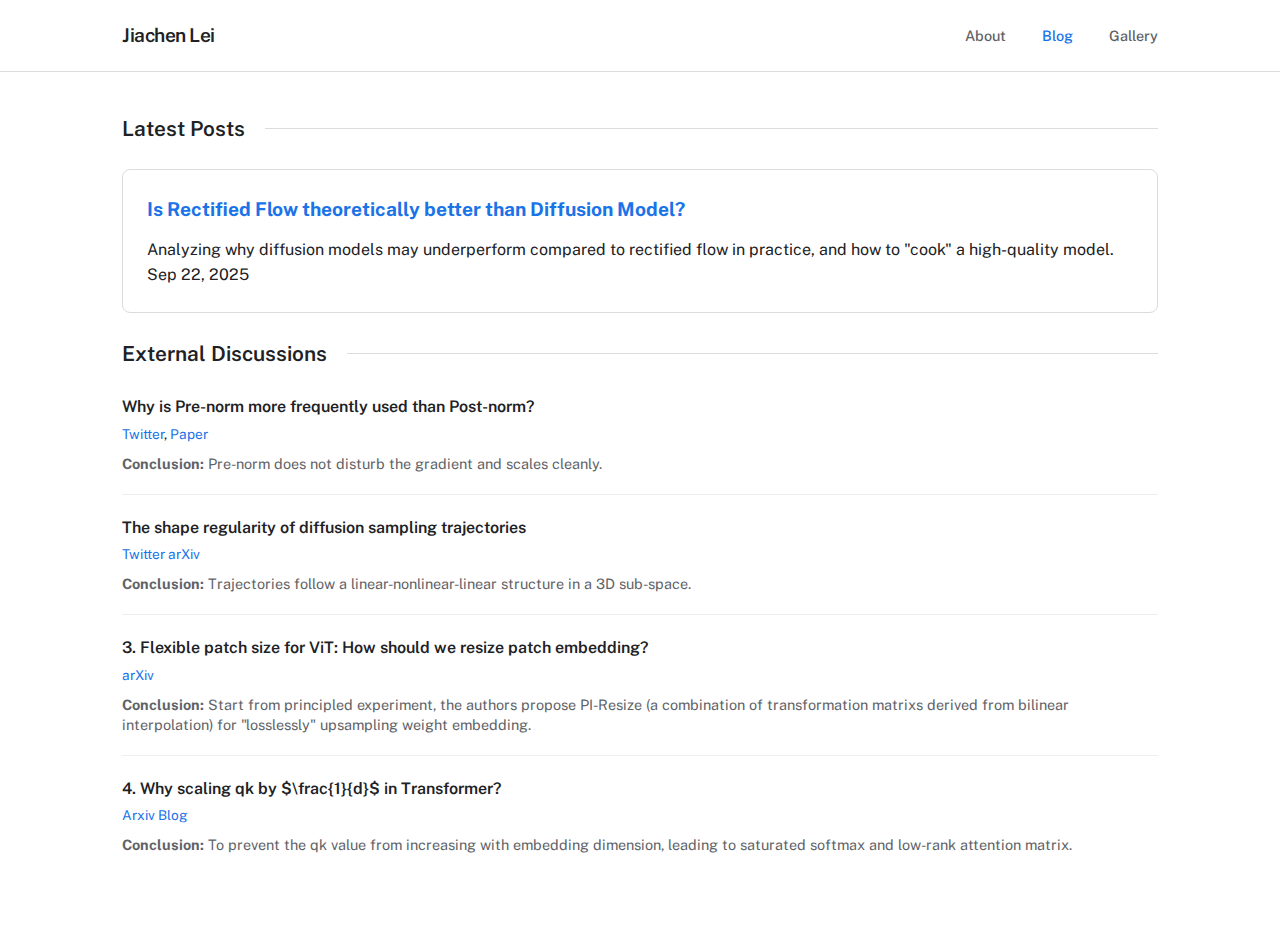
<file: blog.html>
<!DOCTYPE html>
<html lang="en">
<head>
    <meta charset="UTF-8">
    <meta name="viewport" content="width=device-width, initial-scale=1.0">
    <title>Blog - Jiachen Lei</title>
    <link href="https://fonts.googleapis.com/css2?family=Public+Sans:wght@300;400;500;600;700&display=swap" rel="stylesheet">
    <style>
        :root {
            --google-blue: #1a73e8;
            --text-dark: #202124;
            --text-gray: #5f6368;
            --border-light: #dadce0;
            --max-width: 1100px;
        }

        * { margin: 0; padding: 0; box-sizing: border-box; }

        body {
            font-family: 'Public Sans', -apple-system, sans-serif;
            color: var(--text-dark);
            background-color: #ffffff;
            line-height: 1.6;
        }

        a {
            color: var(--google-blue);
            text-decoration: none;
        }

        header { background: #fff; padding: 1.25rem 0; position: sticky; top: 0; z-index: 1000; border-bottom: 1px solid var(--border-light); }

        .container { max-width: var(--max-width); margin: 0 auto; padding: 0 32px; }

        .nav-content { display: flex; justify-content: space-between; align-items: center; }

        .logo { font-size: 1.2rem; font-weight: 600; color: var(--text-dark); text-decoration: none; letter-spacing: -0.5px; }

        nav a { text-decoration: none; color: var(--text-gray); font-size: 0.9rem; margin-left: 2rem; font-weight: 500; }
        nav a:hover, nav a.active { color: var(--google-blue); }

        /* Blog Layout */
        .main-content { display: flex; gap: 48px; padding: 40px 0; }
        .column-main { flex: 1; }
        .column-sidebar { flex: 0 0 240px; }

        h2.section-header {
            font-size: 1.3rem;
            font-weight: 600;
            margin-bottom: 24px;
            display: flex;
            align-items: center;
        }
        h2.section-header::after { content: ""; flex: 1; height: 1px; background: var(--border-light); margin-left: 20px; }

        .blog-post { margin-bottom: 40px; }
        .blog-post h3 { font-size: 1.15rem; margin-bottom: 8px; }
        .blog-post h3 a { color: var(--text-dark); text-decoration: none; font-weight: 600; }
        .blog-post h3 a:hover { color: var(--google-blue); }
        .blog-post p { color: var(--text-gray); font-size: 0.95rem; margin-bottom: 12px; }
        .blog-post .meta { font-size: 0.8rem; color: #9aa0a6; }
        
        /* 原创文章卡片化 (原本 External 的风格) */
.blog-post-card {
    border: 1px solid var(--border-light);
    border-radius: 8px;
    padding: 24px;
    margin-bottom: 24px;
    transition: box-shadow 0.2s ease;
}

.blog-post-card:hover {
    box-shadow: 0 2px 8px rgba(0,0,0,0.05);
    border-color: var(--google-blue);
}

.blog-post-card h3 {
    font-size: 1.2rem;
    margin-bottom: 12px;
}

/* 外部讨论列表化 (原本 Post 的风格) */
.discussion-item {
    padding-bottom: 20px;
    margin-bottom: 20px;
    border-bottom: 1px solid #eee;
}

.discussion-item:last-child {
    border-bottom: none;
}

.topic-title {
    font-weight: 600;
    font-size: 1rem;
    display: block;
    color: var(--text-dark);
}

.discussion-item .links {
    font-size: 0.85rem;
    margin: 4px 0;
}

.discussion-item .conclusion {
    font-size: 0.9rem;
    color: var(--text-gray);
    margin-top: 8px;
    line-height: 1.4;
}

        .external-topic { 
            padding: 20px; 
            border: 1px solid var(--border-light); 
            border-radius: 8px; 
            margin-bottom: 20px;
            transition: border-color 0.2s;
        }
        .external-topic:hover { border-color: var(--google-blue); }

        /* Sidebar Styles */
        .sidebar-section { margin-bottom: 32px; }
        .sidebar-section h4 { font-size: 0.9rem; text-transform: uppercase; letter-spacing: 0.5px; color: var(--text-dark); margin-bottom: 16px; }
        .sidebar-section ul { list-style: none; }
        .sidebar-section li { margin-bottom: 10px; }
        .sidebar-section a { text-decoration: none; color: var(--google-blue); font-size: 0.9rem; }

        footer { border-top: 1px solid var(--border-light); padding: 40px 0; color: var(--text-gray); font-size: 0.85rem; text-align: center; }

        @media (max-width: 768px) {
            .main-content { flex-direction: column; }
            .column-sidebar { order: -1; }
            .nav-content { flex-direction: column; gap: 16px; }
            nav a { margin: 0 10px; }
        }
    </style>
</head>
<body>
    <header>
        <div class="container">
            <div class="nav-content">
                <a href="index.html" class="logo">Jiachen Lei</a>
                <nav>
                    <a href="index.html">About</a>
                    <a href="blog.html" class="active">Blog</a>
                    <a href="gallery.html">Gallery</a>
                </nav>
            </div>
        </div>
    </header>
    
<div class="container">
    <div class="main-content">
        <div class="column-main">
            
            <h2 class="section-header">Latest Posts</h2>
            
            <!-- <article class="blog-post-card">
                <div class="card-content">
                    <h3><a href="#">Revisiting The Hidden Secrets in Diffusion models</a></h3>
                    <p>It's a blog for beginners in generative modeling. The blog introduces the paper DDPM in detail, including the discrete decoder and its connection to VAE.</p>
                    <div class="meta">Published: Oct 15, 2025</div>
                </div>
            </article> -->

            <article class="blog-post-card">
                <div class="card-content">
                    <h3><a href="rfvsdm.html">Is Rectified Flow theoretically better than Diffusion Model?</a></h3>
                    <p>Analyzing why diffusion models may underperform compared to rectified flow in practice, and how to "cook" a high-quality model.</p>
                    <div class="meta">Sep 22, 2025</div>
                </div>
            </article>

            <h2 class="section-header">External Discussions</h2>
            
            <div class="external-list">
                <div class="discussion-item">
                    <span class="topic-title">Why is Pre-norm more frequently used than Post-norm?</span>
                    <div class="links">
                        <a href="https://x.com/prompt_Tunes/status/2000610436266545392">Twitter</a>, 
                        <a href="https://proceedings.mlr.press/v119/xiong20b/xiong20b.pdf">Paper</a>
                    </div>
                    <p class="conclusion"><b>Conclusion:</b> Pre-norm does not disturb the gradient and scales cleanly.</p>
                </div>

                <div class="discussion-item">
                    <span class="topic-title">The shape regularity of diffusion sampling trajectories</span>
                    <div class="links">
                        <a href="https://x.com/cloneofsimo/status/1894086577632284975">Twitter</a>
                        <a href="https://arxiv.org/pdf/2405.11326">arXiv</a>
                    </div>
                    <p class="conclusion"><b>Conclusion:</b> Trajectories follow a linear-nonlinear-linear structure in a 3D sub-space.</p>
                </div>
                
                <div class="discussion-item">
                    <span class="topic-title">3. Flexible patch size for ViT: How should we resize patch embedding?</span>
                    <div class="links">
                        <a href="https://arxiv.org/pdf/2212.08013">arXiv</a>
                    </div>
                    <p class="conclusion"><b>Conclusion:</b>  Start from principled experiment, the authors propose PI-Resize (a combination of transformation matrixs derived from bilinear interpolation) for "losslessly" upsampling weight embedding.</p>
                </div>

                <div class="discussion-item">
                    <span class="topic-title">4. Why scaling qk by $\frac{1}{d}$ in Transformer? </span>
                    <div class="links">
                        <a href="https://x.com/viplismism/status/2003807608571076782">Arxiv</a>
                        <a href="https://spaces.ac.cn/archives/8823">Blog</a>
                    </div>
                    <p class="conclusion"><b>Conclusion:</b> To prevent the qk value from increasing with embedding dimension, leading to saturated softmax and low-rank attention matrix.</p>
                </div>
            </div>
        </div>

        </div>
</div>
    
    <!-- <footer><p>© 2026 Jiachen Lei. Built with simplicity.</p></footer> -->
</body>
</html>
</file>
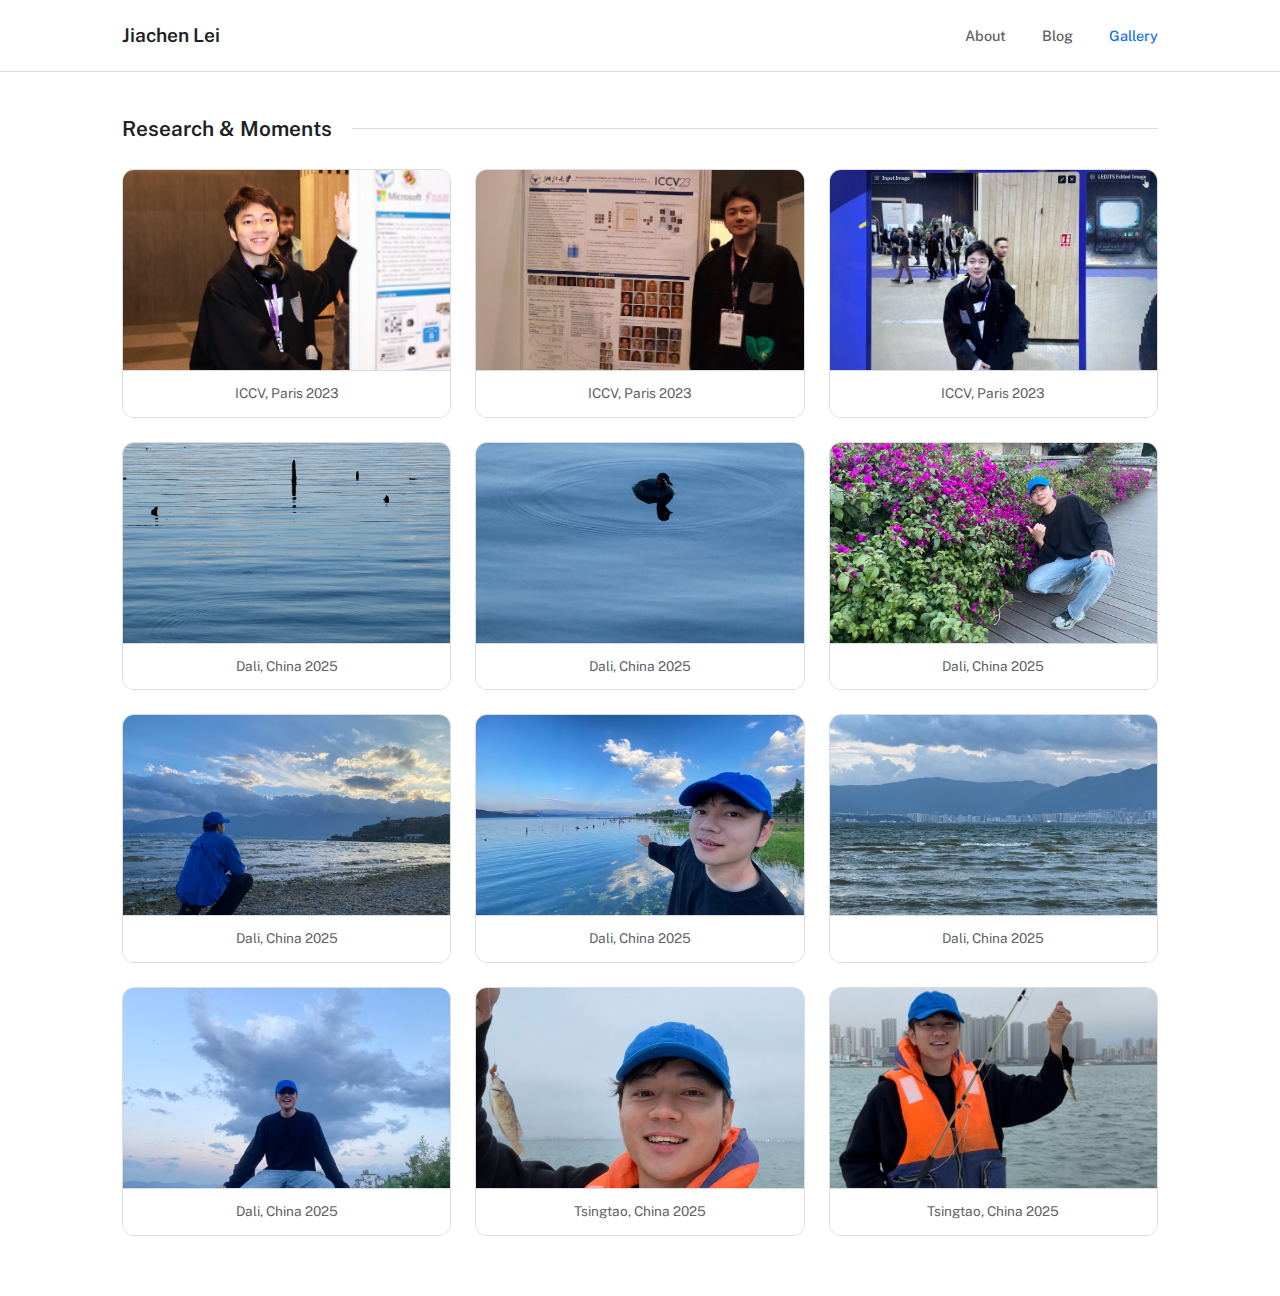
<file: gallery.html>
<!DOCTYPE html>
<html lang="en">
<head>
    <meta charset="UTF-8">
    <meta name="viewport" content="width=device-width, initial-scale=1.0">
    <title>Gallery - Jiachen Lei</title>
    <link href="https://fonts.googleapis.com/css2?family=Public+Sans:wght@300;400;500;600;700&display=swap" rel="stylesheet">
    <style>
        :root {
            --google-blue: #1a73e8;
            --text-dark: #202124;
            --text-gray: #5f6368;
            --border-light: #dadce0;
            --max-width: 1100px;
        }

        * { margin: 0; padding: 0; box-sizing: border-box; }

        body {
            font-family: 'Public Sans', -apple-system, sans-serif;
            color: var(--text-dark);
            background-color: #ffffff;
            line-height: 1.6;
        }

        header { background: #fff; padding: 1.25rem 0; border-bottom: 1px solid var(--border-light); }

        .container { max-width: var(--max-width); margin: 0 auto; padding: 0 32px; }

        .nav-content { display: flex; justify-content: space-between; align-items: center; }

        .logo { font-size: 1.2rem; font-weight: 600; color: var(--text-dark); text-decoration: none; }

        nav a { text-decoration: none; color: var(--text-gray); font-size: 0.9rem; margin-left: 2rem; font-weight: 500; }
        nav a:hover, nav a.active { color: var(--google-blue); }

        .section-header {
            font-size: 1.3rem;
            font-weight: 600;
            margin: 40px 0 24px;
            display: flex;
            align-items: center;
        }
        .section-header::after { content: ""; flex: 1; height: 1px; background: var(--border-light); margin-left: 20px; }

        /* Gallery Grid */
        .gallery-grid {
            display: grid;
            grid-template-columns: repeat(auto-fill, minmax(260px, 1fr));
            gap: 24px;
            margin-bottom: 60px;
        }

        .gallery-item {
            border-radius: 12px;
            overflow: hidden;
            border: 1px solid var(--border-light);
            transition: transform 0.2s ease, box-shadow 0.2s ease;
        }
        .gallery-item:hover {
            transform: translateY(-4px);
            box-shadow: 0 4px 12px rgba(0,0,0,0.08);
        }

        .gallery-item img {
            width: 100%;
            height: 200px;
            object-fit: cover;
            display: block;
            background-color: #f8f9fa;
        }

        .gallery-item figcaption {
            padding: 12px;
            font-size: 0.85rem;
            color: var(--text-gray);
            text-align: center;
            border-top: 1px solid var(--border-light);
            background: #fff;
        }

        footer { border-top: 1px solid var(--border-light); padding: 40px 0; color: var(--text-gray); font-size: 0.85rem; text-align: center; }

        @media (max-width: 768px) {
            .nav-content { flex-direction: column; gap: 16px; }
            .gallery-grid { grid-template-columns: 1fr; }
        }
    </style>
</head>
<body>
    <header>
        <div class="container">
            <div class="nav-content">
                <a href="index.html" class="logo">Jiachen Lei</a>
                <nav>
                    <a href="index.html">About</a>
                    <a href="blog.html">Blog</a>
                    <a href="gallery.html" class="active">Gallery</a>
                </nav>
            </div>
        </div>
    </header>
    
    <div class="container">
        <h2 class="section-header">Research & Moments</h2>
        
        <div class="gallery-grid">
            <figure class="gallery-item">
                <img src="static/ICCV2023.jpg" alt="ICCV 2023" onerror="this.src='https://via.placeholder.com/300x200';">
                <figcaption>ICCV, Paris 2023</figcaption>
            </figure>

            <figure class="gallery-item">
                <img src="static/4F3C99FD-6D05-45AF-B74C-D2BB6E30602B_1_105_c.jpeg" alt="Research" onerror="this.src='https://via.placeholder.com/300x200';">
                <figcaption>ICCV, Paris 2023</figcaption>
            </figure>

            <figure class="gallery-item">
                <img src="static/6c487bf041d90dcf3217fdd31c8fd4b.jpg" alt="Team" onerror="this.src='https://via.placeholder.com/300x200';">
                <figcaption>ICCV, Paris 2023</figcaption>
            </figure>

            <figure class="gallery-item">
                <img src="static/iwEcAqNqcGcDAQTRD8AF0QvQBrBvDnHwXLAYpAlQXEhm1u0AB9MAAAABUJC6OggACaJpbQoAC9IAGVJH.jpg" alt="Team" onerror="this.src='https://via.placeholder.com/300x200';">
                <figcaption>Dali, China 2025</figcaption>
            </figure>
                <figure class="gallery-item">
                <img src="static/iwEcAqNqcGcDAQTRD8AF0QvQBrCWi0AAWRLWEglQXEhnHf8AB9MAAAABUJC6OggACaJpbQoAC9IADzET.jpg" alt="Team" onerror="this.src='https://via.placeholder.com/300x200';">
                <figcaption>Dali, China 2025</figcaption>
            </figure>

            <figure class="gallery-item">
                <img src="static/iwEcAqNqcGcDAQTRD8AF0QvQBrBp-nDvG43hLQlQXEkC0O0AB9MAAAABUJC6OggACaJpbQoAC9IAMnUv.jpg" alt="Team" onerror="this.src='https://via.placeholder.com/300x200';">
                <figcaption>Dali, China 2025</figcaption>
            </figure>

             <figure class="gallery-item">
                <img src="static/iwEcAqNqcGcDAQTRD8AF0QvQBrApAHDxhY0X_QlQXEo8hA4AB9MAAAABUJC6OggACaJpbQoAC9IAIWC1.jpg" alt="Team" onerror="this.src='https://via.placeholder.com/300x200';">
                <figcaption>Dali, China 2025</figcaption>
            </figure>

            <figure class="gallery-item">
                <img src="static/iwEcAqNqcGcDAQTRD8AF0QvQBrCzQ7thghow4AlQXEi-C7AAB9MAAAABUJC6OggACaJpbQoAC9IAHHWK.jpg" alt="Team" onerror="this.src='https://via.placeholder.com/300x200';">
                <figcaption>Dali, China 2025</figcaption>
            </figure>

            <figure class="gallery-item">
                <img src="static/iwEcAqNqcGcDAQTRD8AF0QvQBrCzWCRh8z0Q2glQXEoAh50AB9MAAAABUJC6OggACaJpbQoAC9IAGgpt.jpg" alt="Team" onerror="this.src='https://via.placeholder.com/300x200';">
                <figcaption>Dali, China 2025</figcaption>
            </figure>

            <figure class="gallery-item">
                <img src="static/iwEeAqNqcGcDAQTRD8AF0QvQBrBEKUvNghA8wAlQXEkCjOwAB9MAAAABUJC6OggACaJpbQoAC9IAFEn7.jpg" alt="Team" onerror="this.src='https://via.placeholder.com/300x200';">
                <figcaption>Dali, China 2025</figcaption>
            </figure>

             <figure class="gallery-item">
                <img src="static/iwEcAqNqcGcDAQTRCQwF0QwQBrBUNC8Q962TvAlQXEq3zBwAB9MAAAABUJC6OggACaJpbQoAC9IAB4J9.jpg" alt="Team" onerror="this.src='https://via.placeholder.com/300x200';">
                <figcaption>Tsingtao, China 2025</figcaption>
            </figure>
             <figure class="gallery-item">
                <img src="static/iwEdAqNqcGcDAQTRC9AF0Q_ABrA7eVGduJasYglQXErnnqcAB9MAAAABUJC6OggACaJpbQoAC9IADaEJ.jpg" alt="Team" onerror="this.src='https://via.placeholder.com/300x200';">
                <figcaption>Tsingtao, China 2025</figcaption>
            </figure>

        </div>
    </div>
    
    <!-- <footer><p>© 2026 Jiachen Lei. Built with simplicity.</p></footer> -->
</body>
</html>
</file>
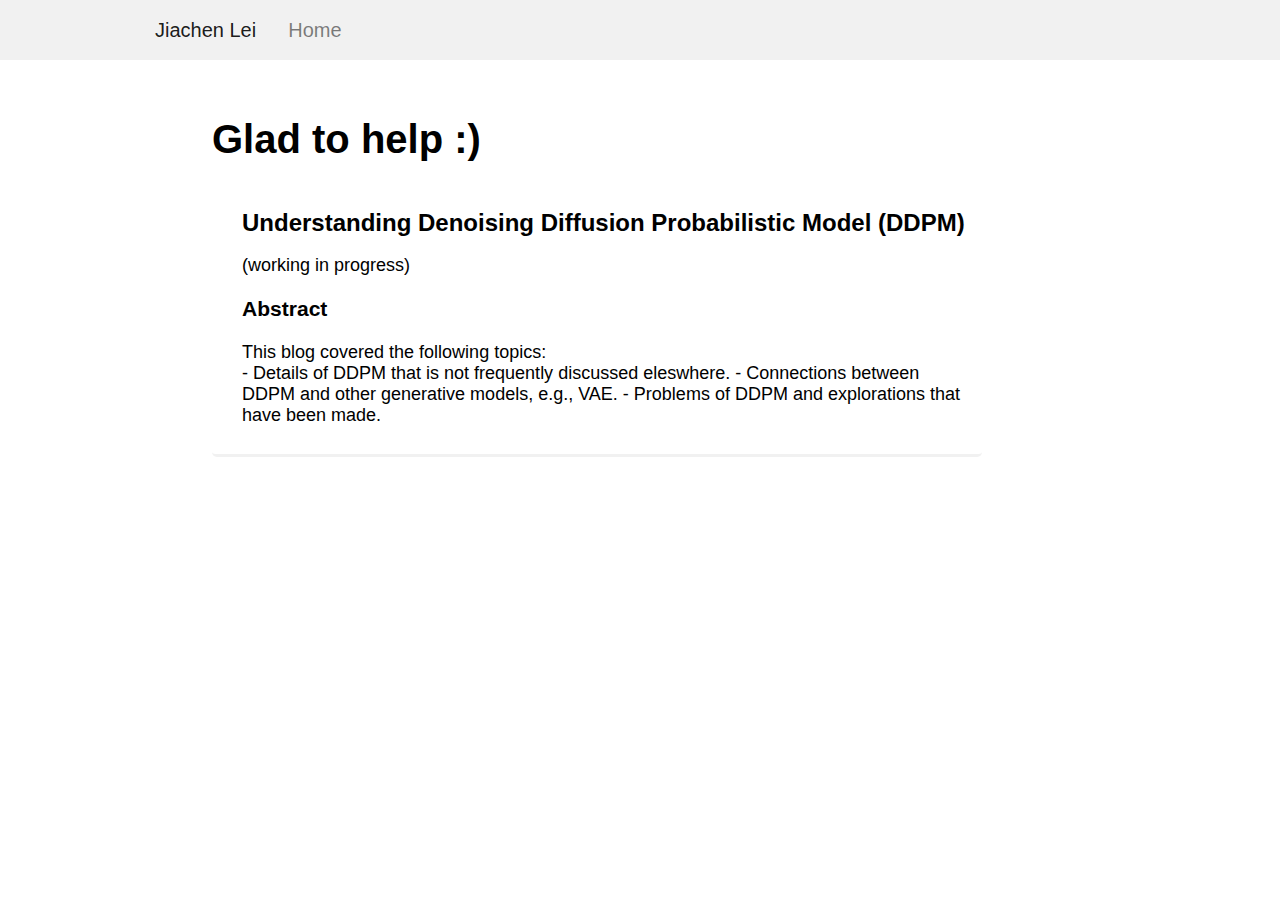
<file: old_blog-nav.html>
<html>
<header>
    <title> Jiachen Lei's Home Page</title>

    <style>
        body {
            padding:0;
            margin:0;
            font-size: 20px;
            font-family: Arial, sans-serif;
        }
        .navigate {
            width: 100%;
            height: 3em;
            background-color: hsla(0,0%,94.1%,.9);
            display: flex;
            justify-content: flex-start;
            align-items: center;
            justify-content: space-between;
        }
        .container {
            width: 100%;
            padding-right: 15px;
            padding-left: 15px;
            margin-right: 140px;
            margin-left: 140px;
            display:flex;
            justify-content: flex-start;
            align-items: center;
        }
        .navbar-brand{
            display: inline-block;
            padding-top: .3125rem;
            padding-bottom: .3125rem;
            margin-right: 1rem;
            font-size: 1.25rem;
            line-height: inherit;
            white-space: nowrap;
        }
        .navbar-nav{
            display: flex!important;
        }
        .nav-link{
            display: block;
            color: rgba(0,0,0,.5);
            padding: .5rem 1rem;
            text-decoration: none;
            background-color: transparent;
        }
    </style>

    
    <style>
        .blog-nav-container{
            top:7%;
            /* position:fixed; */
            width: 100%;
            display: flex;
        }
 
        .blog-nav-lnav{
            position: absolute;
            height:auto;
            left: 0;
            width: 20%;
            margin-left: 5%;
            margin-top: 30px;
        }
        .blog-nav-content{
            padding-left: 20px;
            margin: 30px 20% 0px 15%;
            height: auto;
            width: 60%;
        }
        .blog-nav-list{
            background-color: white;
            padding: 20px 10px 10px 30px;
            margin-bottom: 20px;
            height: auto;
            min-height: 30px;
            width: 95%;
            border-bottom: solid;
 
            border-color: hsla(0,0%,94.1%,.9);
            border-radius: 5px;
        }
        .blog-nav-list:hover{
            cursor: pointer;
        }
        .blog-nav-head > a{ 
            color: black;
            cursor: pointer;
            font-size:24px;
            text-decoration: none;
            font-weight: bold   
        }

        .blog-nav-head{
            clear: left;
            margin: 0 0 12px;
            display: flex;
            display: -webkit-flex;
            align-items: center;
            font: 22px Arial,sans-serif;
            /*font: 22px Georgia,"Times New Roman",Times,sans-serif;*/
        } 
        .blog-nav-abstract{
            font: 18px Arial,sans-serif;
            /*font: 20px Georgia,"Times New Roman",Times,sans-serif;*/
        }
    </style>


</header>

<body>

<div>
    <nav class="navigate">
        <div class="container">
            <p class="navbar-brand" style="color: rgba(0,0,0,.9)">
                Jiachen Lei
            </p>
            <div class="navbar-nav"">
                <a href="/" class="nav-link">Home</a>
                <!-- <a href="/cv.html" class="nav-link">CV</a> -->
                <!-- <a href="/blog-nav.html" class="nav-link">Blogs</a> -->
            </div>
        </div>
    </nav>
    <div class="content">
        
<!--             font: 23px Georgia,"Times New Roman",Times,sans-serif; -->
<div class="blog-nav-container">

    <div class="blog-nav-lnav">
        <h1></h1>
    </div>
    

    <div class="blog-nav-content">
   
        <h1> Glad to help :)</h1>

        
            <div class="blog-nav-list" id="blog-nav-list">
                <div class="blog-nav-head">
                    <a href="/blog/Understanding Denoising Diffusion Probabilistic Model (DDPM).html"> Understanding Denoising Diffusion Probabilistic Model (DDPM)</a>
                </div>
                <div class="blog-nav-abstract">
                    <p><p>(working in progress)</p>
<h3>Abstract</h3>
<p>This blog covered the following topics:<br />
- Details of DDPM that is not frequently discussed eleswhere. 
- Connections between DDPM and other generative models, e.g., VAE.
- Problems of DDPM and explorations that have been made. </p></p>
                </div>
            </div>
        

    </div>

</div>


    </div>
    <div class="footer">

    </div>

</div>


    
</body>



<script>
   
    var list = document.getElementById("blog-nav-list")

    list.addEventListener("click", function(event){
        event.preventDefault();
        window.location.href = document.querySelector("#blog-nav-list").querySelector(".blog-nav-head").querySelector("a").href;
    })

</script>



</html>
</file>
